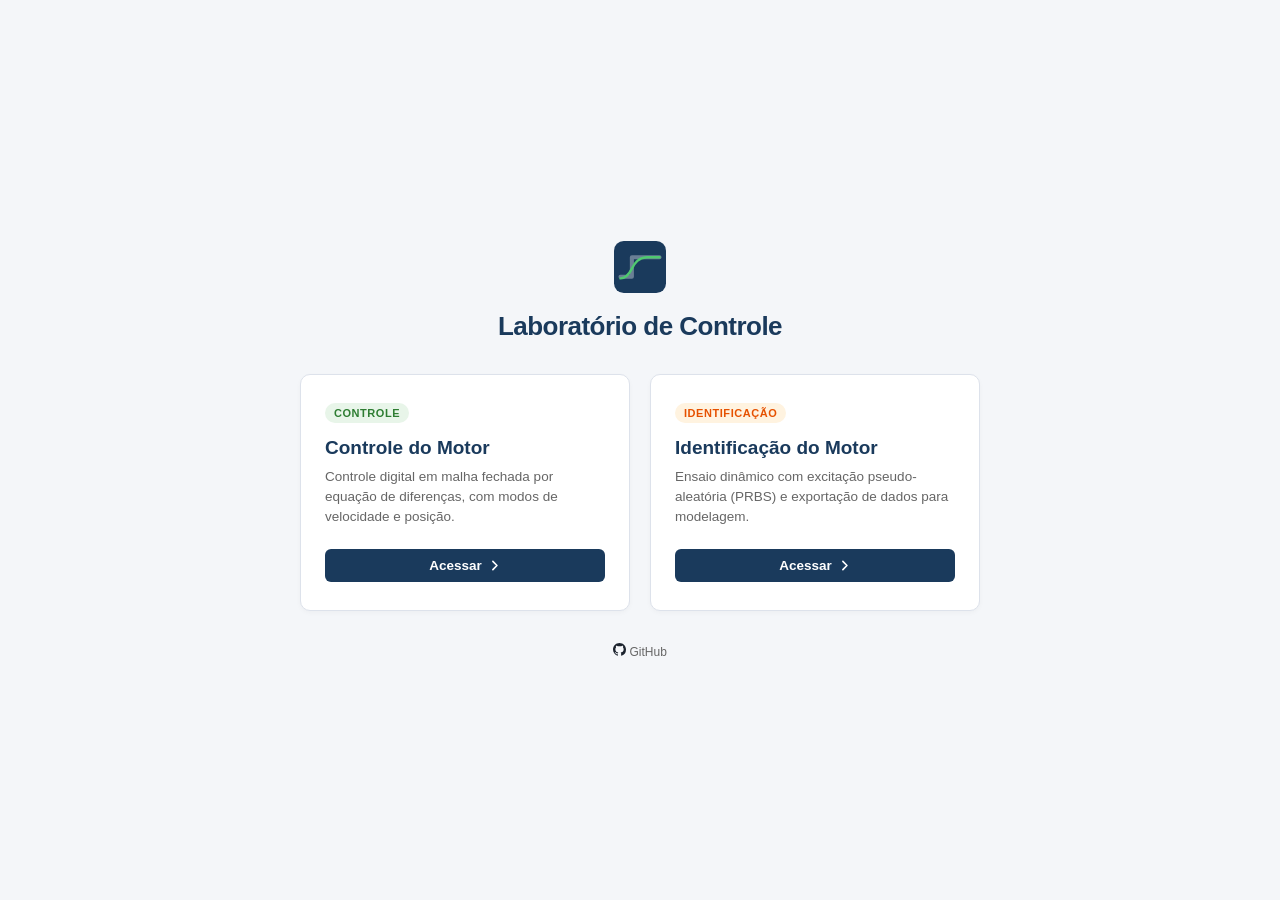
<file: site/index.html>
<!DOCTYPE html>
<html lang="pt-BR">
<head>
  <meta charset="UTF-8">
  <meta name="viewport" content="width=device-width, initial-scale=1.0">
  <title>Laboratório de Controle</title>
  <link rel="icon" type="image/svg+xml" href="favicon.svg">
  <style>
    :root {
      --color-primary: #1A3A5C;
      --color-primary-light: #2A5280;
      --color-bg: #F4F6F9;
      --color-surface: #FFFFFF;
      --color-text: #1C232E;
      --color-text-muted: #666666;
      --color-border: #DDE2EB;
      --font-body: -apple-system, BlinkMacSystemFont, "Segoe UI", Roboto, sans-serif;
      --radius: 10px;
    }

    * { box-sizing: border-box; margin: 0; padding: 0; }

    body {
      font-family: var(--font-body);
      background-color: var(--color-bg);
      color: var(--color-text);
      min-height: 100vh;
      display: flex;
      flex-direction: column;
      align-items: center;
      justify-content: center;
      padding: 32px 20px;
    }

    .portal-container {
      width: 100%;
      max-width: 680px;
      text-align: center;
    }

    .portal-header {
      margin-bottom: 32px;
    }

    .portal-logo {
      width: 52px;
      height: 52px;
      margin-bottom: 14px;
    }

    .portal-title {
      font-size: 26px;
      font-weight: 700;
      color: var(--color-primary);
      letter-spacing: -0.02em;
    }

    .cards-grid {
      display: grid;
      grid-template-columns: repeat(auto-fit, minmax(280px, 1fr));
      gap: 20px;
      margin-bottom: 32px;
    }

    .card {
      background: var(--color-surface);
      border: 1px solid var(--color-border);
      border-radius: var(--radius);
      padding: 28px 24px;
      text-align: left;
      text-decoration: none;
      color: inherit;
      display: flex;
      flex-direction: column;
      transition: transform 160ms ease, box-shadow 160ms ease, border-color 160ms ease;
      box-shadow: 0 2px 5px rgba(0,0,0,0.03);
    }

    .card:hover {
      transform: translateY(-2px);
      box-shadow: 0 8px 18px rgba(0,0,0,0.06);
      border-color: var(--color-primary-light);
    }

    .card-badge {
      display: inline-block;
      align-self: flex-start;
      padding: 4px 9px;
      border-radius: 16px;
      font-size: 11px;
      font-weight: 700;
      text-transform: uppercase;
      letter-spacing: 0.05em;
      margin-bottom: 14px;
    }

    .card--control .card-badge {
      background: #E8F5E9;
      color: #2E7D32;
    }

    .card--ident .card-badge {
      background: #FFF3E0;
      color: #E65100;
    }

    .card-title {
      font-size: 19px;
      font-weight: 700;
      color: var(--color-primary);
      margin-bottom: 8px;
    }

    .card-desc {
      font-size: 13.5px;
      line-height: 1.5;
      color: var(--color-text-muted);
      margin-bottom: 22px;
      flex: 1;
    }

    .card-btn {
      display: inline-flex;
      align-items: center;
      justify-content: center;
      gap: 6px;
      padding: 9px 16px;
      background: var(--color-primary);
      color: #FFF;
      border-radius: 6px;
      font-size: 13.5px;
      font-weight: 600;
      transition: background 150ms ease;
    }

    .card:hover .card-btn {
      background: var(--color-primary-light);
    }

    .portal-footer {
      font-size: 12px;
    }

    .portal-footer a {
      color: var(--color-text-muted);
      text-decoration: none;
      transition: color 150ms ease;
    }

    .portal-footer a:hover {
      color: var(--color-primary);
      text-decoration: underline;
    }
  </style>
</head>
<body>

  <div class="portal-container">
    <header class="portal-header">
      <img src="favicon.svg" alt="Logo" class="portal-logo">
      <h1 class="portal-title">Laboratório de Controle</h1>
    </header>

    <div class="cards-grid">
      <!-- Card Controle -->
      <a href="./control/" class="card card--control">
        <span class="card-badge">Controle</span>
        <h2 class="card-title">Controle do Motor</h2>
        <p class="card-desc">
          Controle digital em malha fechada por equação de diferenças, com modos de velocidade e posição.
        </p>
        <span class="card-btn">
          Acessar
          <svg width="13" height="13" viewBox="0 0 16 16" fill="none"><path d="M6 3L11 8L6 13" stroke="currentColor" stroke-width="2" stroke-linecap="round" stroke-linejoin="round"/></svg>
        </span>
      </a>

      <!-- Card Identificação -->
      <a href="./identification/" class="card card--ident">
        <span class="card-badge">Identificação</span>
        <h2 class="card-title">Identificação do Motor</h2>
        <p class="card-desc">
          Ensaio dinâmico com excitação pseudo-aleatória (PRBS) e exportação de dados para modelagem.
        </p>
        <span class="card-btn">
          Acessar
          <svg width="13" height="13" viewBox="0 0 16 16" fill="none"><path d="M6 3L11 8L6 13" stroke="currentColor" stroke-width="2" stroke-linecap="round" stroke-linejoin="round"/></svg>
        </span>
      </a>
    </div>

    <footer class="portal-footer">
      <svg class="footer-github-icon" width="13" height="13" viewBox="0 0 16 16" fill="currentColor" aria-hidden="true">
          <path d="M8 0C3.58 0 0 3.58 0 8c0 3.54 2.29 6.53 5.47 7.59.4.07.55-.17.55-.38 0-.19-.01-.82-.01-1.49-2.01.37-2.53-.49-2.69-.94-.09-.23-.48-.94-.82-1.13-.28-.15-.68-.52-.01-.53.63-.01 1.08.58 1.23.82.72 1.21 1.87.87 2.33.66.07-.52.28-.87.51-1.07-1.78-.2-3.64-.89-3.64-3.95 0-.87.31-1.59.82-2.15-.08-.2-.36-1.02.08-2.12 0 0 .67-.21 2.2.82.64-.18 1.32-.27 2-.27.68 0 1.36.09 2 .27 1.53-1.04 2.2-.82 2.2-.82.44 1.1.16 1.92.08 2.12.51.56.82 1.27.82 2.15 0 3.07-1.87 3.75-3.65 3.95.29.25.54.73.54 1.48 0 1.07-.01 1.93-.01 2.2 0 .21.15.46.55.38A8.013 8.013 0 0016 8c0-4.42-3.58-8-8-8z"/>
        </svg>
      <a href="https://github.com/celiobenj/motor-control-lca2" target="_blank" rel="noopener noreferrer">GitHub</a>
    </footer>
  </div>

</body>
</html>
</file>
